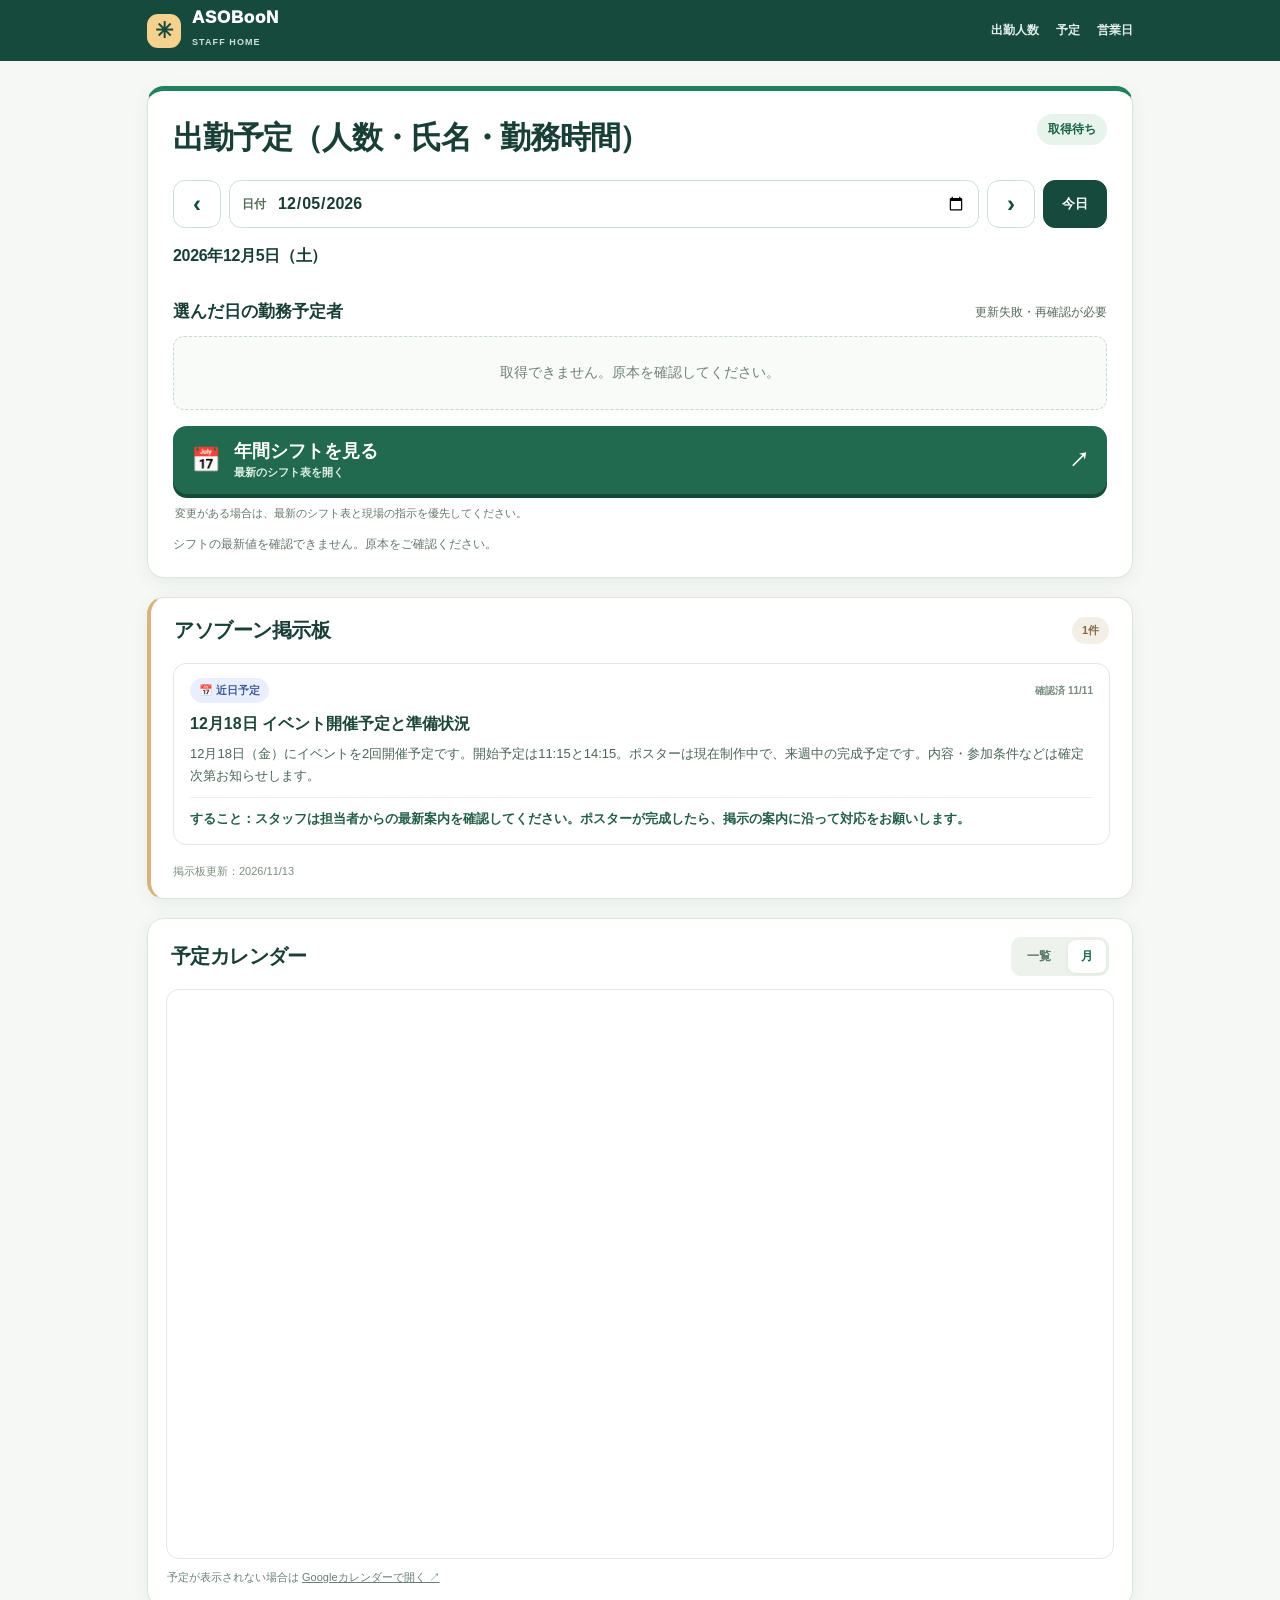
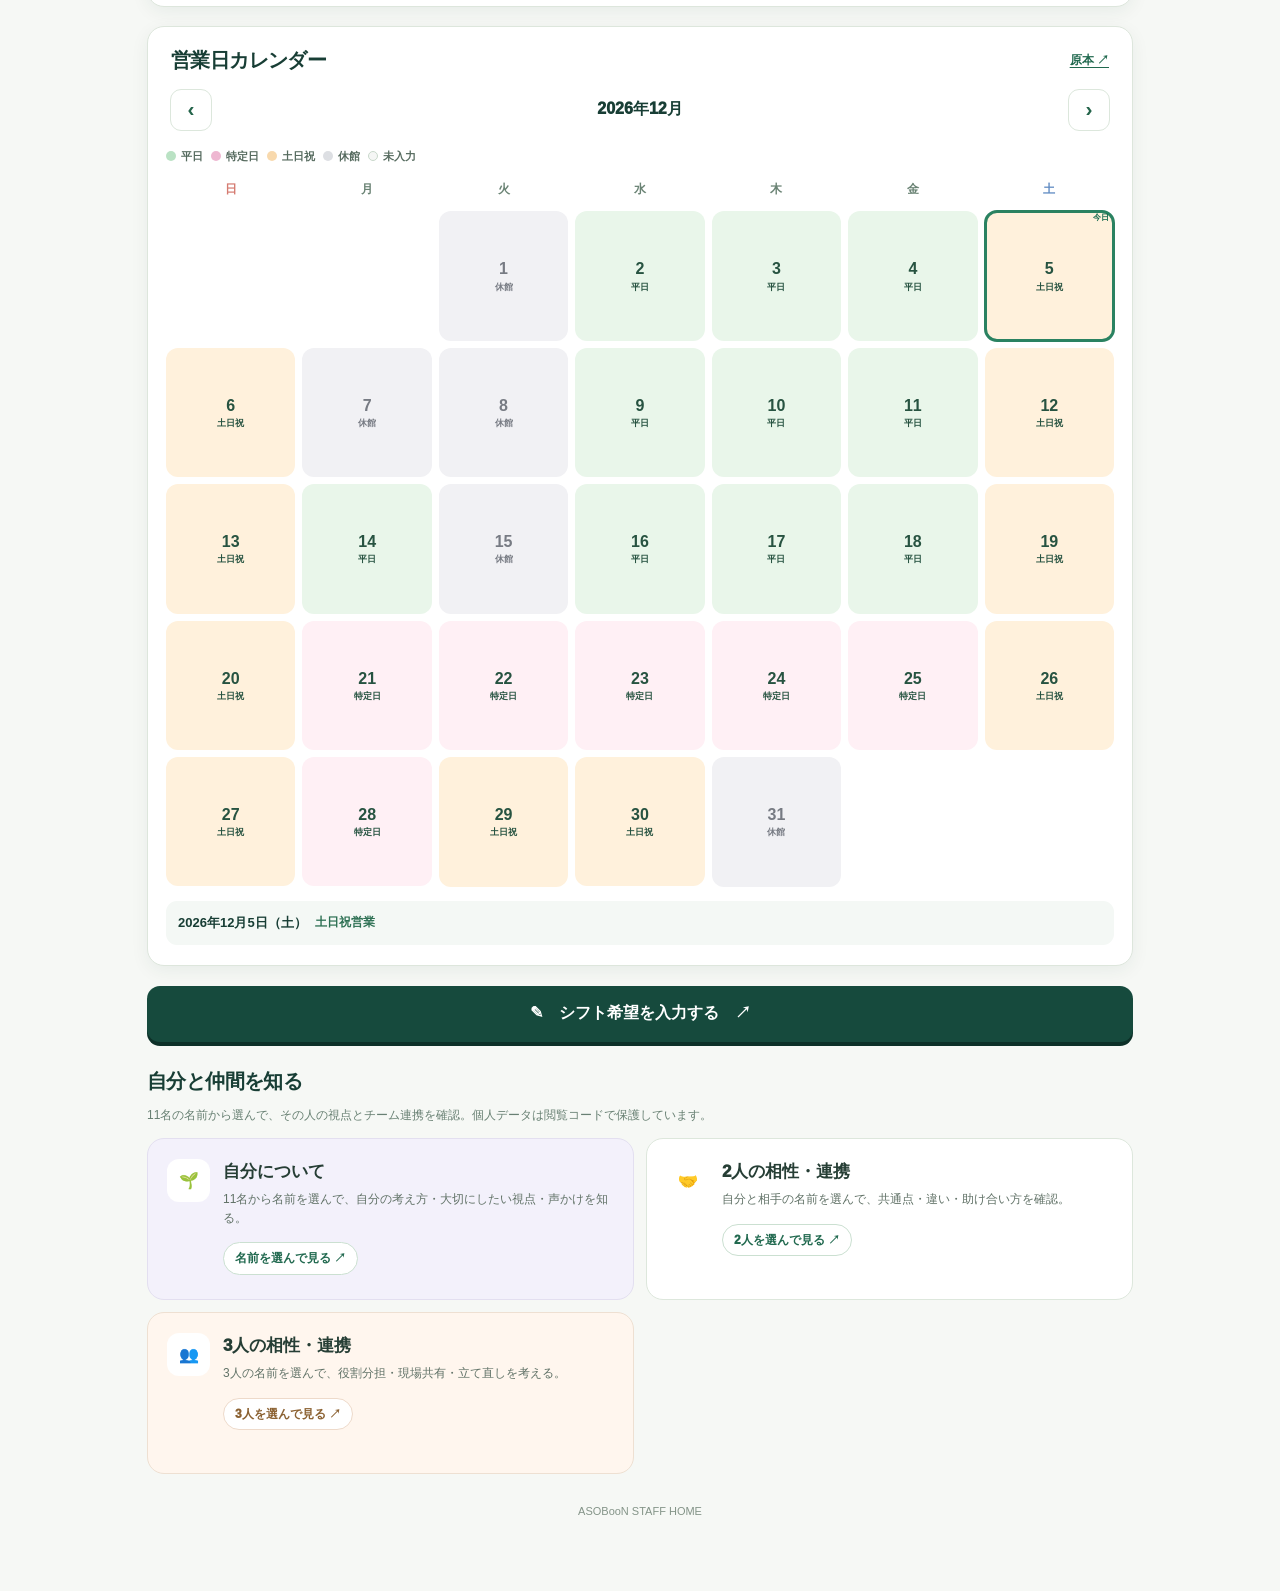
<file: index.html>
<!doctype html>
<html lang="ja"><head><meta charset="utf-8"/><meta name="viewport" content="width=device-width,initial-scale=1"/>
<meta name="theme-color" content="#123d34"/><meta name="robots" content="noindex,nofollow"/>
<title>ASOBooN｜スタッフホーム・シンプル版</title>
<style>
:root{--ink:#183e35;--muted:#64786d;--deep:#164a3d;--green:#21694f;--accent:#dca96b;--line:#dde6dc;--bg:#f6f8f5;--paper:#fff;--radius:17px;--focus:#d69a53}*{box-sizing:border-box}html{scroll-behavior:smooth}body{margin:0;background:var(--bg);color:var(--ink);font-family:-apple-system,BlinkMacSystemFont,'Hiragino Kaku Gothic ProN','Noto Sans JP',Meiryo,sans-serif;line-height:1.55}button,input{font:inherit}button{cursor:pointer}a{color:inherit}a:focus-visible,button:focus-visible,input:focus-visible{outline:3px solid var(--focus);outline-offset:3px}.skip{position:absolute;top:-99px;left:9px;background:white;padding:12px;z-index:10}.skip:focus{top:6px}.topbar{background:var(--deep);color:white}.topinner{max-width:1030px;margin:auto;min-height:61px;padding:0 22px;display:flex;align-items:center;justify-content:space-between;gap:12px}.brand{display:flex;align-items:center;gap:11px;text-decoration:none}.mark{width:34px;height:34px;border-radius:11px;background:#f4d18c;display:grid;place-items:center;color:var(--deep);font-size:22px;font-weight:900}.brand strong{font-size:17px;font-weight:950;letter-spacing:.04em;display:block;line-height:1.2}.brand small{font-size:9px;font-weight:800;color:#cde3d6;letter-spacing:.12em}.topnav{display:flex;align-items:center;gap:17px}.topnav a{font-size:12px;font-weight:800;text-decoration:none;color:#e2eee8}.topnav a:hover{text-decoration:underline}main{max-width:1030px;margin:auto;padding:25px 22px 60px}.card{background:var(--paper);border:1px solid var(--line);border-radius:var(--radius);overflow:hidden;margin-bottom:19px;box-shadow:0 5px 18px #163e2910}.pad{padding:23px 25px}.staffcard{border-top:5px solid #208062}.stafftop{display:flex;align-items:flex-start;justify-content:space-between;gap:8px;flex-wrap:wrap}.stafftop h1{font-size:clamp(23px,4vw,31px);margin:0;font-weight:950;letter-spacing:-.04em}.chip{background:#e8f4eb;color:#196146;border-radius:999px;padding:6px 11px;font-weight:850;font-size:12px}.datebar{display:flex;align-items:center;gap:8px;flex-wrap:wrap;margin:18px 0 16px}.navbutton{min-height:48px;min-width:48px;border-radius:12px;border:1px solid #cedfd3;background:white;color:var(--deep);font-size:24px;font-weight:800;display:grid;place-items:center}.navbutton:disabled{opacity:.38;cursor:not-allowed}.dateinput{border:1px solid #cedfd3;border-radius:12px;background:white;min-height:48px;display:flex;align-items:center;padding:5px 12px;flex:1;min-width:185px;gap:10px}.dateinput span{font-weight:800;font-size:12px;color:#506c59;white-space:nowrap}.dateinput input{border:0;outline:none;background:transparent;font-size:16px;font-weight:800;min-width:0;width:100%;color:var(--ink)}.todaybtn{background:var(--deep);border:1px solid var(--deep);min-height:48px;border-radius:12px;padding:0 18px;color:#fff;font-weight:900;font-size:13px}.dateheading{font-size:16px;font-weight:900;letter-spacing:-.02em;margin:8px 0 12px}.metrics{display:flex;gap:9px;flex-wrap:wrap;margin-bottom:18px}.metric{background:#eff6ef;border:1px solid #e1eee5;display:flex;align-items:center;gap:8px;border-radius:10px;padding:8px 12px;color:#3a6451;font-size:12px;font-weight:800}.metric strong{font-size:18px;color:#175542}.stafflist{display:grid;grid-template-columns:repeat(2,minmax(0,1fr));gap:9px}.person{border:1px solid #e2e8df;background:#fff;border-radius:12px;min-height:58px;padding:10px 15px;display:flex;gap:9px;align-items:center;justify-content:space-between}.person strong{font-size:16px;font-weight:900}.person time{background:#f2f7f2;border-radius:7px;padding:5px 8px;font-size:12px;font-weight:800;color:#476b54;text-align:right}.info{font-size:12px;color:var(--muted);margin:13px 0 0}.info a{color:var(--green);font-weight:900;text-decoration:underline;text-underline-offset:3px}.empty{border-radius:11px;border:1px dashed #c8d9cf;background:#f9fbf9;padding:25px;text-align:center;color:#6e8074;font-size:14px}.calhead{padding:18px 23px 13px;display:flex;align-items:center;gap:12px;justify-content:space-between;flex-wrap:wrap}.calhead h2{font-size:20px;font-weight:950;margin:0;letter-spacing:-.03em}.calhead a{font-size:12px;color:var(--green);font-weight:850;text-underline-offset:3px}.calendararea{padding:0 18px 20px}.mode{display:flex;gap:4px;padding:3px;background:#edf2ed;border-radius:10px}.mode button{padding:7px 13px;border:0;background:transparent;color:#557465;font-size:12px;font-weight:900;border-radius:8px}.mode button[aria-pressed=true]{background:#fff;color:#1c6246;box-shadow:0 1px 5px #385c4516}.google-frame{border:1px solid #e0e8e0;border-radius:13px;width:100%;height:570px;background:white;display:block}.fallback{font-size:11px;color:#698075;margin:10px 1px 0}.monthbar{display:flex;justify-content:space-between;align-items:center;gap:12px;padding:0 4px 17px}.monthbar strong{font-size:16px;font-weight:950}.monthbutton{width:42px;height:42px;border:1px solid #dce7dc;background:#fff;border-radius:11px;color:#24644a;font-size:21px;font-weight:900}.monthbutton:disabled{opacity:.33}.daylegend{display:flex;gap:8px;flex-wrap:wrap;margin-bottom:15px}.daylegend span{display:flex;align-items:center;gap:5px;color:#566b5f;font-size:11px;font-weight:750}.dot{display:inline-block;width:10px;height:10px;border-radius:50%}.k1{background:#f8d9ad}.k2{background:#dddfe3}.k3{background:#eeb7d1}.k4{background:#bae2c4}.k0{background:#f5f6f5;border:1px solid #c9d8cb}.calendargrid{display:grid;grid-template-columns:repeat(7,minmax(0,1fr));gap:7px}.weekday{text-align:center;font-size:12px;color:#6a8374;font-weight:900;padding-bottom:6px}.weekday:first-child{color:#d57b71}.weekday:nth-child(7){color:#618cc3}.day,.dummy{aspect-ratio:1/1;min-height:44px}.day{display:flex;flex-direction:column;align-items:center;justify-content:center;gap:2px;background:#f8faf8;color:#275341;border:1px solid transparent;border-radius:12px;padding:4px;position:relative}.day strong{font-size:16px;line-height:1.2}.day span{font-size:9px;font-weight:800;line-height:1.35;white-space:nowrap}.day[data-kind='1']{background:#fff1dc}.day[data-kind='2']{background:#f1f1f4;color:#777b83}.day[data-kind='3']{background:#fff0f5}.day[data-kind='4']{background:#e9f6ea}.day[data-kind='0']{background:#fafbfa;color:#87958c}/* 今日以外は選択・タップ・フォーカスによる緑枠を表示しない。 */
#operatinggrid .day:not(.today){outline:none!important;box-shadow:none!important}
#operatinggrid .day:not(.today):focus-visible{outline:2px dashed #85968f!important;outline-offset:-2px}
#operatinggrid .day.today{outline:3px solid #2a8261!important;outline-offset:-2px}
#operatinggrid .day.today::after{content:'今日';position:absolute;top:2px;right:4px;font-size:8px;font-weight:900;color:#14684b;line-height:1}.selectedday{display:flex;gap:8px;flex-wrap:wrap;align-items:center;background:#f4f8f5;border-radius:11px;margin-top:14px;padding:12px;font-size:12px}.selectedday strong{font-size:13px}.selectedday span{font-weight:850;color:#2d7053}.actionwrap{margin:20px 0 7px}.actionlink{display:flex;justify-content:center;align-items:center;gap:10px;min-height:56px;padding:13px;border-radius:13px;background:var(--deep);color:white;text-decoration:none;font-weight:900;box-shadow:0 4px 0 #0d3028;font-size:16px}.actionlink:hover{background:#20654f}.footer{font-size:11px;color:#849488;text-align:center;margin-top:29px}@media(max-width:700px){.topinner{padding:0 14px}.topnav{gap:8px}.topnav a{font-size:11px}main{padding:13px 12px 34px}.pad{padding:17px 15px}.calhead{padding:17px 15px 12px}.calendararea{padding:0 10px 14px}.stafflist{grid-template-columns:1fr}.person{min-height:53px}.google-frame{height:460px}.calendargrid{gap:4px}.day{border-radius:9px;min-height:41px}.day strong{font-size:14px}.day span{font-size:8px}.datebar{gap:6px}.dateinput{min-width:135px;flex:1}.dateinput span{display:none}.todaybtn{padding:0 12px}.calhead h2{font-size:18px}}@media(max-width:380px){.topnav a:last-child{display:none}.metric{flex:1;padding:7px}.metric strong{font-size:16px}.day span{font-size:7px}.calendargrid{gap:3px}}@media(prefers-reduced-motion:reduce){html{scroll-behavior:auto}}

/* ASOBooN staff-home final: noticeboard and learning shortcuts */
.boardcard{border-left:4px solid #d9b37b}
.boardhead{padding:17px 23px;display:flex;align-items:center;justify-content:space-between;gap:12px}
.boardhead h2{font-size:20px;letter-spacing:-.025em;font-weight:950;margin:0}
.boardstatus{display:inline-flex;align-items:center;border-radius:999px;padding:5px 10px;background:#f4efe6;color:#85694a;font-weight:850;font-size:11px;white-space:nowrap}
.boardblank{min-height:94px;margin:0 23px 21px;border:1px dashed #d6ddd6;border-radius:12px;background:#fbfcfa;display:flex;align-items:center;justify-content:center;gap:11px;color:#829387;font-size:13px;font-weight:700}
.boardblank svg{height:20px;width:20px;flex-shrink:0;color:#c2aa83}
.learnsection{margin:24px 0 5px}
.learnsection h2{font-size:20px;font-weight:950;letter-spacing:-.03em;margin:0 0 12px}
.learncards{display:grid;grid-template-columns:repeat(2,minmax(0,1fr));gap:12px}
.learncard{border:1px solid #dde7dc;border-radius:17px;background:#fff;padding:20px 19px 18px;display:flex;align-items:flex-start;gap:13px;min-height:126px}
.learncard:first-child{background:#f3f1fb;border-color:#e3dff0}
.learncard:last-child{background:#fff6ee;border-color:#eee0d2}
.learnicon{display:grid;place-items:center;width:43px;height:43px;flex:0 0 43px;border-radius:12px;background:#fff;color:#555b89}
.learncard:last-child .learnicon{color:#9a734e}
.learncard h3{font-size:17px;font-weight:950;margin:1px 0 5px;color:#263e35;line-height:1.45}
.learnintro{font-size:12px;color:#688073;margin:-3px 0 13px;line-height:1.65}
.learncard-link{text-decoration:none;color:inherit;cursor:pointer;position:relative;transition:transform .15s ease,border-color .15s ease,box-shadow .15s ease;min-height:162px}
.learncard-link:hover{transform:translateY(-2px);border-color:#85b8a0;box-shadow:0 7px 20px #184f3016}
.learncard-link:active{transform:translateY(0)}
.learncta{display:inline-flex;align-items:center;gap:6px;margin-top:3px;font-size:12px;font-weight:950;color:#21694f;background:#fff;border:1px solid #cbe0d1;padding:6px 11px;border-radius:100px}
.learncard-link:last-child .learncta{color:#8b6131;border-color:#eedaca}
@media(prefers-reduced-motion:reduce){.learncard-link{transition:none}}
.learncard p{font-size:12px;color:#617267;margin:0 0 12px;line-height:1.55}
.learnflag{display:inline-flex;font-size:11px;font-weight:800;color:#6d8273;border:1px solid #dce4dd;background:#ffffffa6;border-radius:100px;padding:3px 9px}
@media(max-width:700px){.boardhead{padding:16px 15px}.boardhead h2,.learnsection h2{font-size:18px}.boardblank{margin:0 15px 16px;min-height:85px}.learncards{gap:9px}.learncard{padding:15px 12px;gap:9px;flex-direction:column;min-height:155px}.learncard h3{font-size:15px}.learncard p{font-size:11px}.learnicon{width:39px;height:39px;flex-basis:39px}}


/* Public-safe, source-reviewed board feed. Details remain off the public repository. */
.boardcontent{display:grid;gap:10px;padding:0 22px 18px}
.boardcontent .boardblank{margin:0;min-height:88px}
.noticeitem{border:1px solid #e1e8df;border-radius:13px;padding:14px 16px;background:#fff}
.noticehead{display:flex;gap:8px;align-items:center;justify-content:space-between;flex-wrap:wrap}
.noticekind{display:inline-flex;border-radius:99px;font-size:11px;font-weight:900;padding:4px 9px;background:#ebf2e9;color:#285c47}
.noticeitem[data-priority="critical"] .noticekind{background:#fff0ea;color:#a13c2d}
.noticeitem[data-priority="action"] .noticekind{background:#fff4de;color:#88601f}
.noticeitem[data-priority="schedule"] .noticekind{background:#e9efff;color:#445b99}
.noticeverified{font-size:10px;color:#788b7e;font-weight:700}
.noticeitem h3{font-size:16px;font-weight:900;margin:9px 0 6px;line-height:1.55;color:#1c4537}
.noticeitem p{font-size:13px;line-height:1.7;color:#4b6557;margin:0}
.noticeaction{margin-top:10px!important;padding-top:10px;border-top:1px solid #edf0ec;font-weight:800!important;color:#245e48!important}
.boardfooter{padding:0 22px 18px;display:flex;align-items:center;justify-content:space-between;gap:12px;flex-wrap:wrap}
.boardfooter[hidden]{display:none}
.boardfooter small{font-size:11px;color:#7b8e7e}
.boardfooter button{border:1px solid #cadacf;border-radius:10px;background:#f6faf5;color:#245c47;font-weight:850;font-size:12px;min-height:39px;padding:7px 12px;cursor:pointer}
.boardfooter button:focus-visible{outline:3px solid var(--focus);outline-offset:2px}
@media(max-width:700px){.boardcontent{padding:0 14px 15px;gap:8px}.noticeitem{padding:13px 14px}.boardfooter{padding:0 14px 15px}.noticeitem h3{font-size:15px}}
.noticedue{font-size:11px;font-weight:900;color:#8a5722;background:#fff6e7;border-radius:7px;padding:4px 7px}

.rosteraccess{padding:14px;margin:14px 0;border-radius:14px;border:1px solid #d2e2d4;background:#f7faf7}
.rosterform label{display:block;font-size:13px;font-weight:800;margin-bottom:8px;color:#315b43}
.rosterformrow{display:flex;flex-wrap:wrap;gap:8px}
.rosterformrow input{min-width:145px;flex:1 1 175px;border:1px solid #bed2c2;border-radius:8px;padding:9px 12px;min-height:44px;background:#fff;color:#18291e;font-size:16px}
.rosterformrow button,#rosterLockButton{border:0;border-radius:8px;min-height:44px;padding:9px 13px;background:#285c47;color:#fff;font-size:13px;font-weight:800;cursor:pointer}
.rosterremember{display:flex;align-items:flex-start;gap:7px;margin-top:10px;font-size:12px;line-height:1.5;color:#34513d}
.rosterremember input{width:17px;height:17px;flex:0 0 17px;accent-color:#285c47;margin:1px 0 0}
.rostercontrols{display:flex;gap:8px;flex-wrap:wrap}
#rosterForgetButton{background:#fff;border:1px solid #a7bfb1;border-radius:8px;color:#254a35;font-size:13px;font-weight:750;padding:9px 13px;min-height:44px;cursor:pointer}
#rosterForgetButton[hidden]{display:none}
#rosterLockButton{background:#5f6c64}
#rosterLockButton[hidden],#rosterAccessForm[hidden]{display:none}
.rosterhelp{font-size:12px;margin:9px 0 0;color:#42644c;line-height:1.55}
.rosterhead{display:flex;justify-content:space-between;align-items:center;gap:12px;flex-wrap:wrap;margin:17px 0 11px}
.rosterhead strong{font-size:17px}.rosterhead small{font-size:12px;color:#54675a}
.stafflist{display:grid;grid-template-columns:repeat(2,minmax(0,1fr));gap:10px}
.stafflist .person{min-height:64px}.stafflist .person time{overflow-wrap:anywhere}
.stafflist .empty{grid-column:1/-1}
.roster-source{margin:16px 0 8px}
.annual-shift-link{display:flex;align-items:center;gap:13px;min-height:68px;padding:13px 18px;border-radius:14px;background:#21694f;color:#fff;text-decoration:none;box-shadow:0 4px 0 #134b39;transition:background .15s ease,transform .15s ease}
.annual-shift-link:hover{background:#18543e}
.annual-shift-link:active{transform:translateY(2px);box-shadow:0 2px 0 #134b39}
.annual-shift-icon{font-size:24px;line-height:1;flex-shrink:0}
.annual-shift-copy{display:flex;flex:1;flex-direction:column;gap:1px;min-width:0}
.annual-shift-copy strong{font-size:18px;line-height:1.35;font-weight:950}
.annual-shift-copy small{font-size:11px;color:#e0f2e7;font-weight:750}
.annual-shift-arrow{font-size:20px;font-weight:900}
.roster-source-note{color:#63776b;font-size:11px;line-height:1.55;margin:11px 2px 0}
@media(max-width:560px){.stafflist{grid-template-columns:1fr}}
</style></head><body>
<a class="skip" href="#staffing">出勤人数へ</a>
<header class="topbar"><div class="topinner"><a class="brand" href="#staffing"><span class="mark">✳</span><span><strong>ASOBooN</strong><small>STAFF HOME</small></span></a><nav class="topnav"><a href="#staffing">出勤人数</a><a href="#events">予定</a><a href="#operating">営業日</a></nav></div></header>
<main>
<section class="card staffcard" id="staffing" aria-labelledby="stafftitle"><div class="pad">
<div class="stafftop"><h1 id="stafftitle">出勤予定（人数・氏名・勤務時間）</h1><span class="chip" id="staffchip">11月のシフト</span></div>
<div class="datebar"><button type="button" class="navbutton" id="prevdate" aria-label="前日">‹</button><label class="dateinput"><span>日付</span><input id="date" type="date" aria-label="出勤予定の日付を選択"></label><button type="button" class="navbutton" id="nextdate" aria-label="翌日">›</button><button type="button" class="todaybtn" id="today">今日</button></div>
<div class="dateheading" id="staffday" aria-live="polite"></div>
<div class="metrics" id="metrics"></div><div class="rosterhead"><strong>選んだ日の勤務予定者</strong><small id="roster-status" role="status">最新シフトを取得中…</small></div>
<div id="stafflist" class="stafflist" aria-live="polite"><div class="empty">読み込み中…</div></div>
<div class="roster-source"><a class="annual-shift-link" href="https://docs.google.com/spreadsheets/d/1exeiFi27B6ImRHsRy_F8zNBr5Exh7I0i/edit" rel="noopener noreferrer" target="_blank"><span class="annual-shift-icon" aria-hidden="true">📅</span><span class="annual-shift-copy"><strong>年間シフトを見る</strong><small>最新のシフト表を開く</small></span><span class="annual-shift-arrow" aria-hidden="true">↗</span></a><p class="roster-source-note">変更がある場合は、最新のシフト表と現場の指示を優先してください。</p></div>
<p class="info" id="staffUpdated">最新のシフト集計を読み込み中です。個人別の勤務予定はシフト原本を確認してください。</p>
</div></section>
<section class="card boardcard" id="board" aria-labelledby="boardtitle">
<div class="boardhead"><h2 id="boardtitle">アソブーン掲示板</h2><span class="boardstatus" id="boardstatus" aria-live="polite">読み込み中</span></div>
<div id="boardcontent" class="boardcontent" aria-live="polite"><div class="boardblank" role="status">お知らせを確認しています…</div></div>
<div class="boardfooter" id="boardfooter" hidden><small id="boardupdated"></small><button type="button" id="boardtoggle" aria-expanded="false">すべて見る（全件）</button></div>
</section>
<section class="card" id="events" aria-labelledby="eventstitle"><div class="calhead"><h2 id="eventstitle">予定カレンダー</h2><div class="mode" role="group" aria-label="カレンダーの表示切り替え"><button type="button" id="agenda" aria-pressed="true">一覧</button><button type="button" id="monthmode" aria-pressed="false">月</button></div></div><div class="calendararea"><iframe id="googlecalendar" class="google-frame" title="ASOBooNの予定カレンダー" loading="lazy" referrerpolicy="no-referrer"></iframe><p class="fallback">予定が表示されない場合は <a href="https://calendar.google.com/calendar/u/0/r" target="_blank" rel="noopener noreferrer">Googleカレンダーで開く ↗</a></p></div></section>
<section class="card" id="operating" aria-labelledby="operatingtitle"><div class="calhead"><h2 id="operatingtitle">営業日カレンダー</h2><a href="https://docs.google.com/spreadsheets/d/18nFumRqPjsoiH3cEHYxHfxtYvxACLkj_hPHjDaB3pOY/edit" target="_blank" rel="noopener noreferrer">原本 ↗</a></div><div class="calendararea"><div class="monthbar"><button type="button" class="monthbutton" id="prevmonth" aria-label="前の月">‹</button><strong id="monthtitle"></strong><button type="button" class="monthbutton" id="nextmonth" aria-label="次の月">›</button></div><div class="daylegend"><span><i class="dot k4"></i>平日</span><span><i class="dot k3"></i>特定日</span><span><i class="dot k1"></i>土日祝</span><span><i class="dot k2"></i>休館</span><span><i class="dot k0"></i>未入力</span></div><div class="calendargrid" id="operatinggrid" role="group" aria-label="営業日を選択"></div><div class="selectedday" id="selectedoperating" aria-live="polite"></div></div></section>
<div class="actionwrap"><a class="actionlink" href="https://docs.google.com/forms/d/e/1FAIpQLSewoLk8Pcr8KC1hmIs2enEcnG1HOHOnhgCp7WF_VD5g6tWBPA/viewform?usp=dialog" target="_blank" rel="noopener noreferrer">✎　シフト希望を入力する　↗</a></div>
<section class="learnsection" id="learning" aria-labelledby="learningtitle">
<h2 id="learningtitle">自分と仲間を知る</h2>
<p class="learnintro">11名の名前から選んで、その人の視点とチーム連携を確認。個人データは閲覧コードで保護しています。</p>
<div class="learncards">
<a class="learncard learncard-link" href="./team-guide.html#self" aria-label="名前を選んで自分についてのガイドを開く"><span class="learnicon" aria-hidden="true">🌱</span><div><h3>自分について</h3><p>11名から名前を選んで、自分の考え方・大切にしたい視点・声かけを知る。</p><span class="learncta">名前を選んで見る ↗</span></div></a>
<a class="learncard learncard-link" href="./team-guide.html#team" aria-label="名前で2人を選んで連携のヒントを開く"><span class="learnicon" aria-hidden="true">🤝</span><div><h3>2人の相性・連携</h3><p>自分と相手の名前を選んで、共通点・違い・助け合い方を確認。</p><span class="learncta">2人を選んで見る ↗</span></div></a>
<a class="learncard learncard-link" href="./team-guide.html#trio" aria-label="名前で3人を選んで連携のヒントを開く"><span class="learnicon" aria-hidden="true">👥</span><div><h3>3人の相性・連携</h3><p>3人の名前を選んで、役割分担・現場共有・立て直しを考える。</p><span class="learncta">3人を選んで見る ↗</span></div></a>
</div></section>
<p class="footer">ASOBooN STAFF HOME</p></main>
<script>
const roster=Object.fromEntries(Array.from({length:30},(_,i)=>['2026-11-'+String(i+1).padStart(2,'0'),[]]));
const operating={"2026-04":"000110200011020001102000110200","2026-05":"0110200011020001102000110200011","2026-06":"020001102000110200011020001102","2026-07":"0001102000110200011020001102000","2026-08":"1102000110200011020001132333114","2026-09":"244411414441142444111112411324","2026-10":"3411324441113244113244411324441","2026-11":"141244113244411322441113244114","2026-12":"2444112244411424441133333113112","2027-01":"2113233311124441142444114244411","2027-02":"4244411324141132444114124411","2027-03":"4244411324441132444111233311323","2027-04":"001100000110000011000001100000","2027-05":"1100000110000011000001100000110","2027-06":"000011000001100000110000011000","2027-07":"0011000001100000110000011000001","2027-08":"1000001100000110000011000001100","2027-09":"000110000011000001100000110000","2027-10":"0110000011000001100000110000011","2027-11":"000001100000110000011000001100","2027-12":"0001100000110000011000001100000","2028-01":"1100000110000011000001100000110","2028-02":"00001100000110000011000001100","2028-03":"0001100000110000011000001100000"};
const $=id=>document.getElementById(id);
const TODAY=()=>new Intl.DateTimeFormat('en-CA',{timeZone:'Asia/Tokyo',year:'numeric',month:'2-digit',day:'2-digit'}).format(new Date());
const pad=n=>String(n).padStart(2,'0');
const week=['日','月','火','水','木','金','土'];
function dateParts(iso){const [y,m,d]=iso.split('-').map(Number);return {y,m,d,dow:new Date(Date.UTC(y,m-1,d)).getUTCDay()};}
function displayDate(iso){const {y,m,d,dow}=dateParts(iso);return `${y}年${m}月${d}日（${week[dow]}）`;}
function advanceDate(iso,days){const {y,m,d}=dateParts(iso);return new Date(Date.UTC(y,m-1,d+days)).toISOString().slice(0,10);}
function shiftLabel(code){if(code==='A')return '1日勤務（A）';const m=/^(\d{1,2})(?:\.(\d))?-(\d{1,2})(?:\.(\d))?$/.exec(code);if(!m)return code;const num=(a,b)=>Number(a)*60+(b==='5'?30:0);if(![undefined,'0','5'].includes(m[2])||![undefined,'0','5'].includes(m[4]))return code;let a=num(m[1],m[2]),b=num(m[3],m[4]);if(a>=b||b>1440)return code;const f=n=>pad(Math.floor(n/60))+':'+pad(n%60);return f(a)+'〜'+f(b);}
let shiftCounts={},dailyRoster={},rosterUpdated={},rosterError='',rosterBusy=false,rosterFetchSeq=0,rosterScript=null,rosterTimeout=null;
const sheetBase='https://docs.google.com/spreadsheets/d/1exeiFi27B6ImRHsRy_F8zNBr5Exh7I0i/gviz/tq';
const offCodes=new Set(['','休','有給','公休','欠','欠勤','振休','OFF','-','×','休み']);
let selectedDate=TODAY();
function cellValue(row,col){const c=row?.c?.[col];return c?.v??null}
function parseShift(v){
 if(v==null)return null;
 const code=String(v).trim();if(offCodes.has(code))return null;
 if(code==='A')return '終日勤務（A・時間未確認）';
 const pretty=shiftLabel(code);return pretty===code?code+'（時刻要確認）':pretty;
}
function parseMonthSheet(payload,monthKey){
 if(payload?.status!=='ok'||!Array.isArray(payload.table?.rows))throw Error('シート形式が変わりました');
 const rows=payload.table.rows,monthNumber=Number(monthKey.slice(5)),year=Number(monthKey.slice(0,4));
 if(rows.length<7)throw Error('データ行が不足');
 const dates={},counts={};
 for(let col=2;col<Math.min(rows[0]?.c?.length||0,33);col++){
  const rawDay=cellValue(rows[0],col);
  let day=Number(rawDay);
  if(!Number.isInteger(day)){
   const m=/^Date\((\d{4}),(\d{1,2}),(\d{1,2})\)$/.exec(String(rawDay));
   day=m&&Number(m[1])===year&&Number(m[2])===monthNumber-1?Number(m[3]):NaN;
  }
  if(!Number.isInteger(day)||day<1||day>31||new Date(Date.UTC(year,monthNumber-1,day)).getUTCMonth()!==monthNumber-1)continue;
  const date=monthKey+'-'+pad(day),first=Number(cellValue(rows[2],col)),last=Number(cellValue(rows[3],col));
  if(!Number.isInteger(first)||!Number.isInteger(last)||first<0||last<0||first>30||last>30)throw Error('配置人数が取得できません');
  counts[date]=[first,last];dates[date]=[];
  for(const row of rows.slice(4)){
   const person=cellValue(row,0);
   if(typeof person!=='string'||!person.trim()||person.length>24||/メモ|備考|集計|合計|配置人数|【/.test(person))continue;
   const shift=parseShift(cellValue(row,col));
   if(shift)dates[date].push({name:person.trim(),time:shift});
  }
  if(dates[date].length>30)throw Error('件数異常');
 }
 if(Object.keys(dates).length<28)throw Error('日付が不足');
 return {dates,counts};
}
function updateStaffDate(date){
 if(!/^20\d\d-\d\d-\d\d$/.test(date)||Number.isNaN(Date.parse(date+'T00:00:00Z')))return;
 const oldMonth=selectedDate.slice(0,7);selectedDate=date;renderRoster();
 if(oldMonth!==date.slice(0,7)||!rosterUpdated[date.slice(0,7)])loadDailyRoster();
}
function renderRoster(){
 const date=selectedDate,month=date.slice(0,7);
 $('date').value=date;$('staffday').textContent=displayDate(date);
 $('staffchip').textContent=rosterBusy?'読込中':rosterUpdated[month]?'シフト原本の予定':'取得待ち';
 $('prevdate').disabled=false;$('nextdate').disabled=false;
 const metric=$('metrics');metric.replaceChildren();
 const numbers=shiftCounts[date];
 if(numbers){for(const [name,number] of [['9:30側',numbers[0]],['18:30側',numbers[1]]]){
  const div=document.createElement('div');div.className='metric';
  const label=document.createElement('span');label.textContent=name;
  const bold=document.createElement('strong');bold.textContent=number+'名';
  div.append(label,bold);metric.append(div);
 }}
 const list=$('stafflist');list.replaceChildren();
 const people=dailyRoster[date];
 if(Array.isArray(people)&&people.length){
  for(const p of people){
   const div=document.createElement('div');div.className='person';
   const name=document.createElement('strong');name.textContent=p.name;
   const time=document.createElement('time');time.textContent=p.time;
   div.append(name,time);list.append(div);
  }
 }else{
  const empty=document.createElement('div');empty.className='empty';
  empty.textContent=Array.isArray(people)?'この日の出勤予定者は登録されていません。':rosterError?'取得できません。原本を確認してください。':'勤務予定を読み込み中…';
  list.append(empty);
 }
 const updated=rosterUpdated[month];
 const formatted=updated?new Intl.DateTimeFormat('ja-JP',{timeZone:'Asia/Tokyo',month:'numeric',day:'numeric',hour:'2-digit',minute:'2-digit'}).format(new Date(updated)):'';
 $('roster-status').textContent=rosterError?'更新失敗・再確認が必要':updated?'最終取得 '+formatted+'（5分間隔）':'最新シフトを取得中…';
 $('staffUpdated').textContent=rosterError?'シフトの最新値を確認できません。原本をご確認ください。':updated?'原本から '+formatted+' に取得。人数は配置予定値（実出勤数ではありません）。':'シフトを取得しています…';
}
$('date').addEventListener('change',e=>updateStaffDate(e.target.value));
$('prevdate').addEventListener('click',()=>updateStaffDate(advanceDate(selectedDate,-1)));
$('nextdate').addEventListener('click',()=>updateStaffDate(advanceDate(selectedDate,1)));
$('today').addEventListener('click',()=>updateStaffDate(TODAY()));
const sourceCalendars=['asoboon425@gmail.com','70ed8c1d7744801a1afb7e278c7d1b71932aad5fbf638f63f49307b6d3ca626a@group.calendar.google.com'];
let mode=window.matchMedia('(max-width:650px)').matches?'AGENDA':'MONTH';function updateCalendar(){const q=new URLSearchParams({ctz:'Asia/Tokyo',mode,wkst:'2',showTitle:'0',showPrint:'0',showTz:'0',showTabs:'0',showCalendars:'0',bgcolor:'#ffffff'});sourceCalendars.forEach(src=>q.append('src',src));$('googlecalendar').src='https://calendar.google.com/calendar/embed?'+q;$('agenda').setAttribute('aria-pressed',String(mode==='AGENDA'));$('monthmode').setAttribute('aria-pressed',String(mode==='MONTH'));}$('agenda').onclick=()=>{mode='AGENDA';updateCalendar()};$('monthmode').onclick=()=>{mode='MONTH';updateCalendar()};
const labels={'0':'区分未入力','1':'土日祝営業','2':'休館','3':'平日特定日','4':'平日営業'};let activeMonth=TODAY().slice(0,7);if(!(activeMonth in operating))activeMonth='2026-11';let chosenOperating=activeMonth===TODAY().slice(0,7)?TODAY():activeMonth+'-01';function adjacentMonth(iso,n){const [y,m]=iso.split('-').map(Number);const d=new Date(Date.UTC(y,m-1+n,1));return d.getUTCFullYear()+'-'+pad(d.getUTCMonth()+1)}
function renderOperating(){const [y,m]=activeMonth.split('-').map(Number),codes=operating[activeMonth];$('monthtitle').textContent=y+'年'+m+'月';$('prevmonth').disabled=!(adjacentMonth(activeMonth,-1) in operating);$('nextmonth').disabled=!(adjacentMonth(activeMonth,1) in operating);const grid=$('operatinggrid');grid.replaceChildren();for(const w of week){const s=document.createElement('span');s.className='weekday';s.textContent=w;grid.append(s);}const first=new Date(Date.UTC(y,m-1,1)).getUTCDay();for(let i=0;i<first;i++){const el=document.createElement('div');el.className='dummy';grid.append(el);}for(let d=1;d<=codes.length;d++){const iso=activeMonth+'-'+pad(d),kind=codes[d-1];const btn=document.createElement('button');btn.className='day'+(iso===TODAY()?' today':'');btn.dataset.kind=kind;btn.type='button';btn.setAttribute('aria-label',displayDate(iso)+' '+labels[kind]);btn.setAttribute('aria-pressed',String(iso===chosenOperating));if(iso===TODAY())btn.setAttribute('aria-current','date');const b=document.createElement('strong');b.textContent=d;const span=document.createElement('span');span.textContent=kind==='0'?'未入力':kind==='1'?'土日祝':kind==='2'?'休館':kind==='3'?'特定日':'平日';btn.append(b,span);btn.onclick=()=>{chosenOperating=iso;btn.blur();renderOperating()};grid.append(btn);}const kind=codes[Number(chosenOperating.slice(-2))-1]||'0';$('selectedoperating').replaceChildren();const b=document.createElement('strong');b.textContent=displayDate(chosenOperating);const s=document.createElement('span');s.textContent=labels[kind];$('selectedoperating').append(b,s);}
$('prevmonth').onclick=()=>{activeMonth=adjacentMonth(activeMonth,-1);chosenOperating=activeMonth+'-01';renderOperating()};$('nextmonth').onclick=()=>{activeMonth=adjacentMonth(activeMonth,1);chosenOperating=activeMonth+'-01';renderOperating()};

/* Editorially approved public-safe notices only. No private Slack, Gmail or LINE text is fetched by this page. */
let boardExpanded=false;let activeNotices=[];
const BOARD_TYPES={
 critical:{label:'🚨 最優先',rank:0},
 action:{label:'✅ 要対応',rank:1},
 schedule:{label:'📅 近日予定',rank:2},
 info:{label:'📢 お知らせ',rank:3}
};
function validBulletin(n,today){
 return n && n.status==='published' && n.scope==='public-safe' &&
 typeof n.id==='string' && /^[A-Za-z0-9_-]{6,70}$/.test(n.id) &&
 !!BOARD_TYPES[n.priority] && typeof n.title==='string' && n.title.length>0 && n.title.length<=65 &&
 typeof n.summary==='string' && n.summary.length>0 && n.summary.length<=240 &&
 typeof n.action==='string' && n.action.length<=140 &&
 /^\d{4}-\d{2}-\d{2}$/.test(n.startsOn||'') &&
 /^\d{4}-\d{2}-\d{2}$/.test(n.expiresOn||'') &&
 /^\d{4}-\d{2}-\d{2}$/.test(n.verifiedOn||'') &&
 n.startsOn<=today && today<=n.expiresOn;
}
function createBulletinNode(n){
 const card=document.createElement('article');card.className='noticeitem';card.dataset.priority=n.priority;
 const head=document.createElement('div');head.className='noticehead';
 const tag=document.createElement('span');tag.className='noticekind';tag.textContent=BOARD_TYPES[n.priority].label;
 const confirmed=document.createElement('span');confirmed.className='noticeverified';confirmed.textContent='確認済 '+n.verifiedOn.slice(5).replace('-','/');
 head.append(tag,confirmed);
 if(n.deadlineOn && /^\d{4}-\d{2}-\d{2}$/.test(n.deadlineOn)){const due=document.createElement('span');due.className='noticedue';due.textContent='期限：'+n.deadlineOn.slice(5).replace('-','/');head.append(due)}
 const title=document.createElement('h3');title.textContent=n.title;
 const summary=document.createElement('p');summary.textContent=n.summary;
 card.append(head,title,summary);
 if(n.action){const act=document.createElement('p');act.className='noticeaction';act.textContent='すること：'+n.action;card.append(act)}
 return card;
}
function renderBulletin(){
 const el=$('boardcontent');el.replaceChildren();
 const shown=boardExpanded?activeNotices:activeNotices.slice(0,3);
 if(shown.length===0){const blank=document.createElement('div');blank.className='boardblank';blank.textContent='現在、掲示中のお知らせはありません';el.append(blank);}
 else for(const n of shown)el.append(createBulletinNode(n));
 const toggle=$('boardtoggle');toggle.textContent=boardExpanded?'3件だけ見る':'すべて見る（'+activeNotices.length+'件）';
 toggle.setAttribute('aria-expanded',String(boardExpanded));
}
async function loadBulletin(){
 try {
  const url='./noticeboard.json?b='+Math.floor(Date.now()/300000);
  const response=await fetch(url,{cache:'no-store'});
  if(!response.ok)throw new Error('board fetch '+response.status);
  const feed=await response.json();
  if(feed?.version!==1 || !Array.isArray(feed.notices) || feed.notices.length>40)throw new Error('Invalid board');
  const ids=new Set();const today=TODAY();
  activeNotices=feed.notices.filter(n=>{
   if(!validBulletin(n,today)||ids.has(n.id))return false;
   ids.add(n.id);return true;
  }).sort((a,b)=>BOARD_TYPES[a.priority].rank-BOARD_TYPES[b.priority].rank||
   (a.expiresOn||'').localeCompare(b.expiresOn||'')||(b.startsOn||'').localeCompare(a.startsOn||''));
  $('boardstatus').textContent=activeNotices.length+'件';
  $('boardupdated').textContent=/^\d{4}-\d{2}-\d{2}$/.test(feed.updatedAt||'')?'掲示板更新：'+feed.updatedAt.replaceAll('-','/'):'公開済みのお知らせのみ表示';
  $('boardfooter').hidden=activeNotices.length<=3 && !(feed.updatedAt);
  $('boardtoggle').hidden=activeNotices.length<=3;
  renderBulletin();
 }catch(e){
  $('boardstatus').textContent='取得エラー';
  $('boardcontent').replaceChildren();
  const note=document.createElement('div');note.className='boardblank';note.textContent='掲示板を読み込めません。LINEや現場からの連絡も確認してください。';
  $('boardcontent').append(note);$('boardfooter').hidden=true;
 }
}
$('boardtoggle').addEventListener('click',()=>{boardExpanded=!boardExpanded;renderBulletin()});
loadBulletin();

renderRoster();updateCalendar();renderOperating();
function loadDailyRoster(){
 const month=selectedDate.slice(0,7),[year,number]=month.split('-').map(Number);
 const sheet=number+'月'+String(year).slice(-2);
 const seq=++rosterFetchSeq;rosterBusy=true;rosterError='';renderRoster();
 if(rosterTimeout)clearTimeout(rosterTimeout);
 if(rosterScript){rosterScript.remove();rosterScript=null}
 const callback='asoboonRosterCB';
 window[callback]=data=>{
  if(seq!==rosterFetchSeq)return;
  clearTimeout(rosterTimeout);
  if(rosterScript){rosterScript.remove();rosterScript=null;}
  try{
   const out=parseMonthSheet(data,month);
   Object.assign(dailyRoster,out.dates);Object.assign(shiftCounts,out.counts);
   rosterUpdated[month]=new Date().toISOString();rosterError='';
  }catch(e){rosterError='パース失敗';}
  rosterBusy=false;renderRoster();
 };
 const params=new URLSearchParams({sheet,range:'C2:AI45',headers:'0',tqx:'out:json;responseHandler:'+callback,'_':String(Date.now())});
 const script=document.createElement('script');script.src=sheetBase+'?'+params;script.async=true;
 script.onerror=()=>{if(seq!==rosterFetchSeq)return;clearTimeout(rosterTimeout);rosterError='通信失敗';rosterBusy=false;renderRoster();};
 rosterScript=script;
 rosterTimeout=setTimeout(()=>{if(seq===rosterFetchSeq&&rosterBusy){rosterError='時間切れ';rosterBusy=false;if(rosterScript)rosterScript.remove();renderRoster();}},14000);
 document.head.append(script);
}
loadDailyRoster();
setInterval(()=>{if(document.visibilityState==='visible')loadDailyRoster()},300000);
document.addEventListener('visibilitychange',()=>{if(document.visibilityState==='visible')loadDailyRoster()});
</script></body></html>
</file>
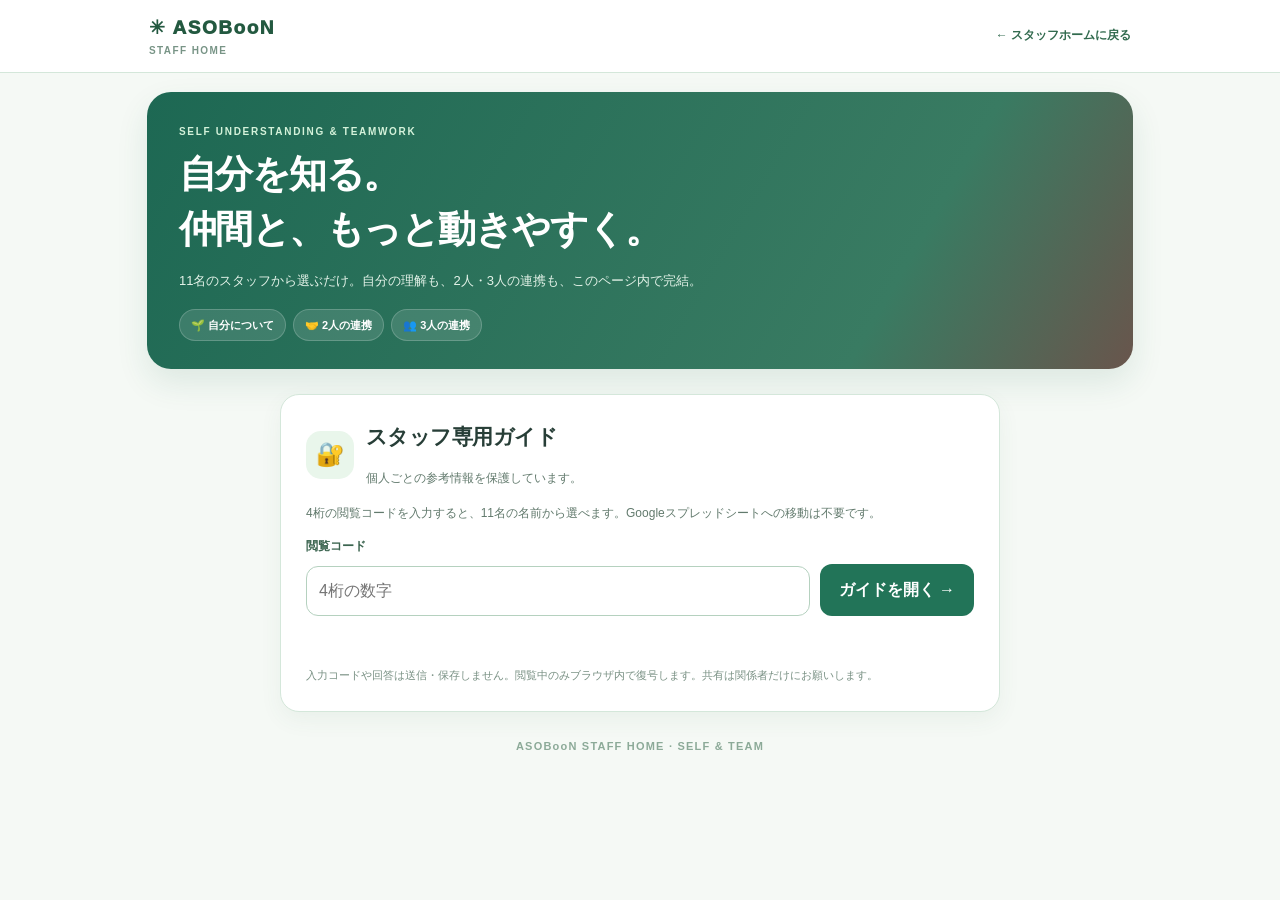
<file: team-guide.html>
<!doctype html>
<html lang="ja"><head><meta charset="utf-8"><meta name="viewport" content="width=device-width,initial-scale=1">
<title>自分について・相性連携 | ASOBooN STAFF</title>
<meta name="robots" content="noindex,nofollow,noarchive"><meta name="referrer" content="no-referrer">
<style>
:root{--ink:#273e37;--muted:#627a6d;--mint:#e9f6eb;--green:#227458;--line:#d4e7da;--cocoa:#5b453f;--gold:#f5ecd9}
*{box-sizing:border-box}body{margin:0;background:#f5f9f5;color:var(--ink);font-family:-apple-system,BlinkMacSystemFont,"Hiragino Kaku Gothic ProN","Noto Sans JP",Meiryo,sans-serif;line-height:1.65}
button,input,select{font:inherit}button,a,select{touch-action:manipulation}
.topbar{background:#fff;border-bottom:1px solid var(--line)}.topinner{max-width:1020px;margin:auto;min-height:68px;display:flex;align-items:center;justify-content:space-between;padding:12px 19px;gap:12px}
.brand{font-weight:950;letter-spacing:.08em;color:#235940;font-size:19px;text-decoration:none}.brand span{font-size:10px;font-weight:700;letter-spacing:.14em;display:block;color:#789486}
.back{font-size:12px;font-weight:800;color:#316a4e;text-decoration:none}
main{max-width:1020px;margin:auto;padding:19px 17px 65px}
.hero{background:linear-gradient(120deg,#1d6853,#397b62 75%,#69554c);border-radius:24px;color:white;padding:32px 32px 28px;box-shadow:0 14px 32px #1b674a1c}
.eyebrow{font-size:10px;letter-spacing:.17em;font-weight:850;color:#d4f2da}.hero h1{font-size:clamp(25px,4vw,38px);line-height:1.45;letter-spacing:-.04em;margin:7px 0 12px}
.hero p{margin:0;color:#e4f3e9;font-size:13px}.hero .chips{display:flex;flex-wrap:wrap;gap:7px;margin-top:18px}.hero .chips span{padding:6px 11px;background:#ffffff1f;border:1px solid #ffffff30;border-radius:100px;font-size:11px;font-weight:750}
.surface{background:#fff;border:1px solid var(--line);border-radius:19px;padding:25px;box-shadow:0 8px 22px #3a6e4810;margin-top:16px}
.lock-panel{max-width:720px;margin:25px auto}.lock-head{display:flex;align-items:center;gap:12px}.lock-icon{display:grid;place-items:center;width:48px;height:48px;border-radius:15px;background:var(--mint);font-size:23px}
h2{font-size:21px;letter-spacing:-.025em;margin:0 0 9px}h3{font-size:17px;margin:0 0 11px}.muted{color:var(--muted);font-size:12px;line-height:1.9}.formlabel{display:block;font-weight:900;font-size:12px;color:#3c6550;margin:11px 0 7px}
input[type=password],select{width:100%;min-height:50px;border:1px solid #b5d1bf;border-radius:12px;padding:10px 12px;color:#244b37;background:#fff;outline-offset:3px}
input[type=password]:focus,select:focus{border-color:#36916d;outline:2px solid #b0e1c7}
.unlock-row{display:flex;gap:10px;align-items:end}.unlock-row input{flex:1;min-width:0}.btn{border:0;border-radius:12px;padding:13px 19px;min-height:49px;background:var(--green);color:#fff;font-weight:900;cursor:pointer}
.btn:hover{background:#125a43}.ghost{background:#ecf5ef;color:#265b42}.ghost:hover{background:#dbece1}.status{min-height:21px;color:#a1493d;font-size:12px;font-weight:800}
.appbar{display:flex;align-items:center;justify-content:space-between;gap:12px;margin:16px 0 10px}
.appbar span{font-size:12px;font-weight:900;color:#327259}.appbar .btn{min-height:38px;padding:7px 12px;font-size:12px}
.tabs{display:grid;grid-template-columns:repeat(3,minmax(0,1fr));gap:9px;margin:15px 0}
.tab{display:block;text-decoration:none;text-align:center;padding:15px 8px;border:1px solid #c9e0d0;border-radius:14px;background:#fff;color:#52705f;font-size:13px;font-weight:950}
.tab[aria-current=page]{border:2px solid #2d8260;color:#1b6a4c;background:#e4f4e9}
.guide{border:0;border-radius:13px;padding:13px 16px;background:#eff7f0;color:#527461;font-size:12px;margin:14px 0 0}
.pickgrid{display:grid;grid-template-columns:repeat(2,minmax(0,1fr));gap:13px}.pickgrid.three{grid-template-columns:repeat(3,minmax(0,1fr))}
.panehead{display:flex;align-items:flex-start;gap:11px;margin-bottom:17px}.pane-icon{width:42px;height:42px;border-radius:12px;display:grid;place-items:center;background:var(--mint);font-size:22px;flex:none}
.panehead p{font-size:12px;color:var(--muted);margin:2px 0}.subtitle{color:#668577;font-size:12px;margin:2px 0 18px}
.result{margin-top:20px}.result h3{margin:0 0 12px;color:#235e43}.result-header{padding:18px;border-radius:14px;background:linear-gradient(110deg,#edf7ee,#fcf7ee);border:1px solid #d9e7d9;margin-bottom:12px}
.result-header strong{display:block;color:#245d44;font-size:21px;line-height:1.4}.result-header span{font-size:12px;color:#617b69}
.cardgrid{display:grid;grid-template-columns:repeat(2,minmax(0,1fr));gap:12px}.cardgrid.three{grid-template-columns:repeat(3,minmax(0,1fr))}
.info-card{background:#fff;border:1px solid #d7e6d9;border-radius:14px;padding:15px;min-width:0}
.info-card h4{color:#347253;font-size:12px;margin:0 0 8px}.info-card p{font-size:13px;color:#394f43;margin:0;white-space:pre-line;line-height:1.75}
.info-card strong{display:block;font-size:17px;color:#214b38;margin-bottom:6px}
.explain{background:#f6faf6;border:1px solid #d5e7da;border-radius:13px;padding:17px;margin-top:12px}
.explain h4{font-size:13px;color:#245e45;margin:0 0 6px}.explain p{margin:0;font-size:13px;color:#496552;white-space:pre-line;line-height:1.8}
.explain.warn{background:#fffbf0;border-color:#e9dfc3}.explain.warn h4{color:#7c6037}
.tip{background:#eaf7ed;border-left:4px solid #4b9a69;border-radius:11px;padding:16px;margin-top:13px}
.tip b{display:block;font-size:13px;color:#286448}.tip p{font-size:14px;margin:6px 0 0;white-space:pre-line}
.pill{display:inline-block;padding:3px 9px;border-radius:100px;color:#36664f;background:#e5f3e8;font-size:11px;font-weight:850;margin:0 4px 6px 0}
details{margin-top:16px;background:#f8fbf8;border:1px dashed #bddac5;border-radius:13px;padding:13px 15px}
summary{font-size:13px;font-weight:850;color:#30664c;cursor:pointer}
.note{font-size:11px;color:#789083;line-height:1.8;margin:17px 0 0}.error{color:#aa4f42;font-weight:850;font-size:13px;margin:14px 0}
.footer{text-align:center;font-size:11px;font-weight:800;letter-spacing:.11em;color:#8caa98;margin-top:25px}
[hidden]{display:none!important}
@media(max-width:660px){.topinner{padding:10px 13px}.brand{font-size:16px}.back{font-size:11px}main{padding:12px 11px 44px}.hero{padding:24px 20px;border-radius:17px}.hero h1{font-size:26px}.surface{padding:18px 14px;border-radius:15px}.unlock-row{display:block}.unlock-row .btn{width:100%;margin-top:10px}.tabs{gap:6px}.tab{font-size:12px;padding:13px 3px}.cardgrid,.cardgrid.three,.pickgrid,.pickgrid.three{grid-template-columns:1fr}.panehead h2{font-size:20px}}
@media(prefers-reduced-motion:reduce){*{scroll-behavior:auto!important;transition:none!important}}
</style></head><body>
<header class="topbar"><div class="topinner"><a class="brand" href="./#learning">✳ ASOBooN <span>STAFF HOME</span></a><a class="back" href="./#learning">← スタッフホームに戻る</a></div></header>
<main>
<section class="hero"><div class="eyebrow">SELF UNDERSTANDING & TEAMWORK</div><h1>自分を知る。<br>仲間と、もっと動きやすく。</h1>
<p>11名のスタッフから選ぶだけ。自分の理解も、2人・3人の連携も、このページ内で完結。</p>
<div class="chips"><span>🌱 自分について</span><span>🤝 2人の連携</span><span>👥 3人の連携</span></div></section>
<section id="lock-panel" class="surface lock-panel" aria-labelledby="lock-title">
<div class="lock-head"><span class="lock-icon">🔐</span><div><h2 id="lock-title">スタッフ専用ガイド</h2><span class="muted">個人ごとの参考情報を保護しています。</span></div></div>
<p class="muted">4桁の閲覧コードを入力すると、11名の名前から選べます。Googleスプレッドシートへの移動は不要です。</p>
<form id="unlock-form"><label class="formlabel" for="passphrase">閲覧コード</label>
<div class="unlock-row"><input id="passphrase" type="password" inputmode="numeric" pattern="[0-9]{4}" maxlength="4" autocomplete="off" spellcheck="false" placeholder="4桁の数字" required><button class="btn" type="submit" id="unlock-btn">ガイドを開く →</button></div></form>
<p class="status" id="unlock-status" role="status" aria-live="polite"></p><p class="note">入力コードや回答は送信・保存しません。閲覧中のみブラウザ内で復号します。共有は関係者だけにお願いします。</p>
</section>
<div id="app" hidden>
<div class="appbar"><span>🔓 社内ガイド｜全11名</span><button type="button" id="lock-btn" class="btn ghost">ロックする</button></div>
<nav class="tabs" aria-label="ガイドのページ"><a id="tab-self" class="tab" href="#self">🌱 自分について</a><a id="tab-team" class="tab" href="#team">🤝 2人の連携</a><a id="tab-trio" class="tab" href="#trio">👥 3人の連携</a></nav>
<section class="surface" id="panel-self">
<div class="panehead"><span class="pane-icon">🌱</span><div><h2>自分について</h2><p>名前を選ぶと、考え方の軸・具体例・相談のコツが見られます。</p></div></div>
<label class="formlabel" for="self-name">スタッフを選ぶ</label><select id="self-name"></select><div class="result" id="self-result" aria-live="polite"></div>
</section>
<section class="surface" id="panel-team" hidden>
<div class="panehead"><span class="pane-icon">🤝</span><div><h2>2人の相性・連携</h2><p>2人の名前を選ぶと、共通点・違い・声かけ・分担のヒントが分かります。</p></div></div>
<div class="pickgrid"><label class="formlabel" for="pair-a">自分<select id="pair-a"></select></label><label class="formlabel" for="pair-b">相手<select id="pair-b"></select></label></div>
<div class="result" id="pair-result" aria-live="polite"></div></section>
<section class="surface" id="panel-trio" hidden>
<div class="panehead"><span class="pane-icon">👥</span><div><h2>3人の連携</h2><p>3人を選んで、持ち寄る視点と仮の役割、開始前の確認を整理します。</p></div></div>
<div class="pickgrid three"><label class="formlabel" for="trio-a">1人目<select id="trio-a"></select></label><label class="formlabel" for="trio-b">2人目<select id="trio-b"></select></label><label class="formlabel" for="trio-c">3人目<select id="trio-c"></select></label></div>
<div class="result" id="trio-result" aria-live="polite"></div></section>
<p class="note">このガイドは元資料の「11名｜主・補・劣等」「2人を選ぶ」「3人を選ぶ」をもとに編集した会話のヒントです。MBTIや連携目安は理論上の仮説であり、実際の能力・性格・ストレス反応を判定しません。現場の安全判断は正式な責任者と当日の状況を優先します。</p>
</div><p class="footer">ASOBooN STAFF HOME · SELF & TEAM</p>
</main><script>
"use strict";
const pack={"s":"xcDHcDlAblpanSB8_yn20Q","n":"TSRWyRZiQFCHZ4UN","i":300000,"c":"[base64]"};
const $=id=>document.getElementById(id);
const enc=new TextEncoder();
const func={
Te:{title:"外向的思考",focus:"目的・優先順位・段取りを見える基準で整理する",ask:"先に何を決めると動きやすい？",brief:"段取り・決定"},
Ni:{title:"内向的直観",focus:"出来事のつながりや、この先の意味を考える",ask:"この先どんな展開になりそう？",brief:"先の見通し"},
Fe:{title:"外向的感情",focus:"周囲の人の安心や受け止め方を考える",ask:"参加しづらい人はいないかな？",brief:"みんなの安心"},
Se:{title:"外向的感覚",focus:"今の音・表情・動き・変化に目を向ける",ask:"今ここで何が起きてる？",brief:"今の様子"},
Fi:{title:"内向的感情",focus:"本人が大切にしたい価値観や希望を確かめる",ask:"本人はどうしたい？",brief:"本人の気持ち"},
Si:{title:"内向的感覚",focus:"経験・具体的な記憶・慣れた手順から考える",ask:"以前の例で役立つものは？",brief:"経験・手順"},
Ne:{title:"外向的直観",focus:"別の可能性や新しい組み合わせを見つける",ask:"他に安全な方法はある？",brief:"別の選択肢"},
Ti:{title:"内向的思考",focus:"前提・理由・仕組みの筋道を確かめる",ask:"その判断の理由は何？",brief:"理由・筋道"}
};
const recovery={
Fi:"自分や相手が大切にしたいことも確かめる。忙しいときは無理に感情を説明させず、少し余裕をつくる。",
Se:"考えた見通しだけでなく、いま実際に起きた事実を一つ確認する。情報が多いときは整理する。",
Te:"大切にしたいことに加え、具体的な手順・期限・判断者を一つずつ決める。",
Ni:"いまの楽しさに加え、この先の展開を予想と事実に分けて確かめる。",
Ne:"いつもの方法にこだわらず安全な代案を少数試す。予想と確認済みの事実は分ける。",
Ti:"気遣いに加えて、判断の理由と前提を整理する。答えを急がず事実を確認する。"
};
const sceneTips={
daily:"直近の事実を30秒で共有し、引き継ぐ人と時刻を決めよう。",
event:"目的・安全条件・材料・準備時間を確認してから、進行と案内を分担しよう。",
crowd:"見守り人員と定員を先に確認。安全を優先し、正式な責任者が開始・受け入れを判断しよう。",
conflict:"共通の目的→確認済みの事実→本人が大切にしたいこと→必要な決定の順で相談しよう。"
};
let people=null;
function b64(str){let v=str.replace(/-/g,"+").replace(/_/g,"/");return Uint8Array.from(atob(v),c=>c.charCodeAt(0))}
async function decode(pass){
const base=await crypto.subtle.importKey("raw",enc.encode(pass.trim().toUpperCase()),"PBKDF2",false,["deriveKey"]);
const key=await crypto.subtle.deriveKey({name:"PBKDF2",salt:b64(pack.s),iterations:pack.i,hash:"SHA-256"},base,{name:"AES-GCM",length:256},false,["decrypt"]);
const raw=await crypto.subtle.decrypt({name:"AES-GCM",iv:b64(pack.n),additionalData:enc.encode("ASOBooN-TEAM-2026")},key,b64(pack.c));
return JSON.parse(new TextDecoder().decode(raw)).profiles;
}
function mk(tag,content,cls){const el=document.createElement(tag);if(content!==undefined)el.textContent=content;if(cls)el.className=cls;return el}
function add(parent,tag,content,cls){const e=mk(tag,content,cls);parent.append(e);return e}
function info(parent,title,text){const e=add(parent,"div",undefined,"info-card");add(e,"h4",title);add(e,"p",text);return e}
function block(parent,title,text,cls="explain"){const e=add(parent,"div",undefined,cls);add(e,"h4",title);add(e,"p",text);return e}
function hero(parent,title,sub){const e=add(parent,"div",undefined,"result-header");add(e,"strong",title);add(e,"span",sub);return e}
function detail(parent,title,text){const e=add(parent,"details");add(e,"summary",title);add(e,"p",text,"muted");return e}
function clear(root){root.replaceChildren()}
function find(name){return people.find(x=>x.name===name)}
function fn(code){return code+"｜"+func[code].title}
function renderSelf(){
const p=find($("self-name").value),root=$("self-result");clear(root);if(!p)return;
hero(root,p.name+" さんのガイド",p.mbti+"　｜　元資料の主・補・劣等");
const cards=add(root,"div",undefined,"cardgrid three");
info(cards,"主機能｜ふだんの軸",fn(p.dom)+"\n"+func[p.dom].focus);
info(cards,"補助機能｜軸を支える",fn(p.aux)+"\n"+func[p.aux].focus);
info(cards,"劣等機能｜意識して確認",fn(p.inf)+"\n"+func[p.inf].ask);
block(root,"🎨 ASOBooNでの例",p.example);
block(root,"🌱 周りが補える声かけ",p.support);
block(root,"💬 本人から相談するときの言葉","「"+p.script+"」","tip");
detail(root,"忙しいときの見直し（タイプ理論上の仮説）",recovery[p.inf]+"　『劣等』は能力不足を意味せず、本人固有の反応を予測するものではありません。");
}
function comparison(a,b){const common=[a.dom,a.aux].filter(x=>[b.dom,b.aux].includes(x));return common}
function weak(a,b){if(a.inf===b.inf)return "2人とも"+fn(a.inf)+"が確認視点です。現場でその事実を誰が確かめるか、先に決めよう。";
const c=[a.inf,b.inf].sort().join("+");
if(c==="Fi+Te")return "Fi×Te：本人の希望・納得と、期限・手順を両方言葉にしよう。";
if(c==="Ni+Se")return "Se×Ni：いま見た事実と、この先の予想を分けて伝えよう。";
if(c==="Ne+Te")return "Ne×Te：別案を考える時間と決定を終える時刻を合意しよう。";
return a.name+"さんは"+func[a.inf].ask+"／"+b.name+"さんは"+func[b.inf].ask+"を一緒に確かめよう。";
}
function renderPair(){
const a=find($("pair-a").value),b=find($("pair-b").value),root=$("pair-result");clear(root);if(!a||!b)return;
if(a.name===b.name){add(root,"p","同じ人が選択されています。別の2人を選んでください。","error");return;}
hero(root,a.name+" × "+b.name,"2人の共通点・違い・連携を考える");
const cards=add(root,"div",undefined,"cardgrid");
info(cards,a.name+" さん",a.mbti+"\n主："+fn(a.dom)+"\n補："+fn(a.aux)+"\n意識："+fn(a.inf));
info(cards,b.name+" さん",b.mbti+"\n主："+fn(b.dom)+"\n補："+fn(b.aux)+"\n意識："+fn(b.inf));
const c=comparison(a,b);
block(root,"🧭 共通する見方",c.length?c.map(x=>fn(x)).join("、")+"が主・補助機能で共通。本人の考えを直接確認しよう。":"主・補助に共通する機能はありません。異なる見方を持ち寄るヒントに。");
block(root,"✨ 補い合えるところ",a.name+"さんは「"+func[a.dom].brief+"」、"+b.name+"さんは「"+func[b.dom].brief+"」を話の入口として持ち寄ろう。");
block(root,"⚠ すれ違いを防ぐ確認",weak(a,b),"explain warn");
block(root,"🧩 役割分担の仮案","①進行・段取り ②現場事実・情報共有 ③相談先。"+a.name+"さんと"+b.name+"さんが希望・経験・当日の負荷を確かめ、必要なら役割を交換する。");
block(root,"💬 最初のひと言","「"+a.script+"」\n続けて「"+b.script+"」","tip");
block(root,"⏱ 30秒の確認","① 今確認できた事実は？　② 本人が大切にしたいことは？　③ 誰がいつ判断・共有する？");
detail(root,"連携が乱れたときの立て直し","まず安全上の優先事項と現場の事実を確認。担当と連絡方法をそろえ、必要なら正式な責任者へ相談。タイプで能力・危険性を判定しない。");
}
const weights={
progress:{Te:4,Ni:3,Si:2,Ti:2,Fe:1,Se:1,Fi:1,Ne:1},
watch:{Se:4,Si:3,Ne:2,Fi:2,Ti:2,Te:1,Ni:1,Fe:1},
communicate:{Fe:4,Fi:3,Ne:2,Ni:2,Se:2,Si:2,Te:1,Ti:1}
};
function roleScore(p,role){const w=weights[role];return 2*(w[p.dom]||0)+(w[p.aux]||0)}
function distribute(a){
const p=[[0,1,2],[0,2,1],[1,0,2],[1,2,0],[2,0,1],[2,1,0]];
let best=p[0],top=-1;
for(const z of p){const score=roleScore(a[z[0]],"progress")+roleScore(a[z[1]],"watch")+roleScore(a[z[2]],"communicate");if(score>top){top=score;best=z;}}
return best;
}
function renderTrio(){
const a=["trio-a","trio-b","trio-c"].map(id=>find($(id).value)),root=$("trio-result");clear(root);if(a.some(x=>!x))return;
if(new Set(a.map(x=>x.name)).size<3){add(root,"p","同じ人が含まれています。異なる3人を選んでください。","error");return;}
hero(root,a.map(x=>x.name).join(" × "),"3人の強みを持ち寄るための相談資料");
const cards=add(root,"div",undefined,"cardgrid three");
for(const person of a)info(cards,person.name+" さん",person.mbti+"\n主："+fn(person.dom)+"\n補："+fn(person.aux)+"\n意識："+fn(person.inf));
const shared=[];
for(let i=0;i<3;i++)for(let j=i+1;j<3;j++){
const overlap=comparison(a[i],a[j]);if(overlap.length)shared.push(a[i].name+"×"+a[j].name+"："+overlap.map(x=>func[x].brief).join("・"));
}
block(root,"🔗 共通点・橋渡し",shared.length?shared.join("\n"):"主・補助の入口が分かれています。異なる視点を組み合わせて確かめよう。");
block(root,"✨ 3人の相乗効果（提案）",a.map(x=>x.name+"の「"+func[x.dom].brief+"」").join(" ＋ ")+"を持ち寄る。開始前に安全条件と担当を決め、当日は子どもの様子で調整しよう。");
const order=distribute(a);
block(root,"🧩 3役の仮分担（タイプ理論による提案）","①進行・記録："+a[order[0]].name+"さん（段取り・進み具合・優先順位の整理）\n②現場の事実："+a[order[1]].name+"さん（子ども・設備・混雑を短く報告）\n③案内・橋渡し："+a[order[2]].name+"さん（保護者・仲間への説明を一本化）\n※本人の経験・資格・希望・負荷で必ず決め直し、安全判断は正式な責任者が担当。","explain warn");
block(root,"🧠 意識して確かめる視点",a.map(x=>x.name+"：劣等"+x.inf+"（"+func[x.inf].ask+"）").join("\n"));
block(root,"⏱ 開始前の30秒","「何を大切にしたい？」「現場で確認できた事実は？」「次にどう変わりそう？」→最終判断者と引き継ぎ先を確認。","tip");
detail(root,"もし3人とも余裕がなくなったら｜3分で立て直す","0〜1分：開始判断を一度保留し、保護者への案内を統一。準備進度・待機人数・見込み時刻を確認。\n1〜2分：別スタッフ・責任者に見守りと安全判断を引き継ぐ。\n2〜3分：正式な判断者が開始可否を決め、保護者には事実だけを説明。タイプから個人の行動を予測しない。");
const duo=a.flatMap((x,i)=>a.slice(i+1).map(y=>x.name+"×"+y.name+"："+(comparison(x,y).map(k=>func[k].brief).join("・")||"視点が異なる")));
block(root,"🤝 3つの2人組も確認",duo.join("\n"));
}
function renderTab(){
let name=location.hash==="#trio"?"trio":location.hash==="#team"?"team":"self";
for(const key of ["self","team","trio"]){$("panel-"+key).hidden=key!==name;$("tab-"+key).setAttribute("aria-current",key===name?"page":"false");}
}
function populate(){
const ids=["self-name","pair-a","pair-b","trio-a","trio-b","trio-c"];
for(const id of ids){const e=$(id);e.replaceChildren();for(const person of people){const opt=mk("option",person.name);opt.value=person.name;e.append(opt);}}
$("pair-b").selectedIndex=1;$("trio-b").selectedIndex=1;$("trio-c").selectedIndex=2;
renderSelf();renderPair();renderTrio();renderTab();
}
$("unlock-form").addEventListener("submit",async ev=>{
ev.preventDefault();
const btn=$("unlock-btn");btn.disabled=true;btn.textContent="確認中…";$("unlock-status").textContent="";
try{if(!crypto||!crypto.subtle)throw Error("このブラウザでは暗号化機能を使えません。");
const result=await decode($("passphrase").value);if(result.length!==11||new Set(result.map(x=>x.name)).size!==11)throw Error("不正なデータ");
people=result;$("passphrase").value="";$("lock-panel").hidden=true;$("app").hidden=false;populate();
}catch(e){$("unlock-status").textContent="閲覧コードを確認してください。正しい場合は最新版のブラウザで開き直してください。";}
finally{btn.disabled=false;btn.textContent="ガイドを開く →";}
});
$("lock-btn").addEventListener("click",()=>{people=null;for(const id of ["self-result","pair-result","trio-result"])clear($(id));$("app").hidden=true;$("lock-panel").hidden=false;$("unlock-status").textContent="";$("passphrase").focus();});
$("self-name").addEventListener("change",renderSelf);
["pair-a","pair-b"].forEach(id=>$(id).addEventListener("change",renderPair));
["trio-a","trio-b","trio-c"].forEach(id=>$(id).addEventListener("change",renderTrio));
window.addEventListener("hashchange",renderTab);
</script></body></html>
</file>
